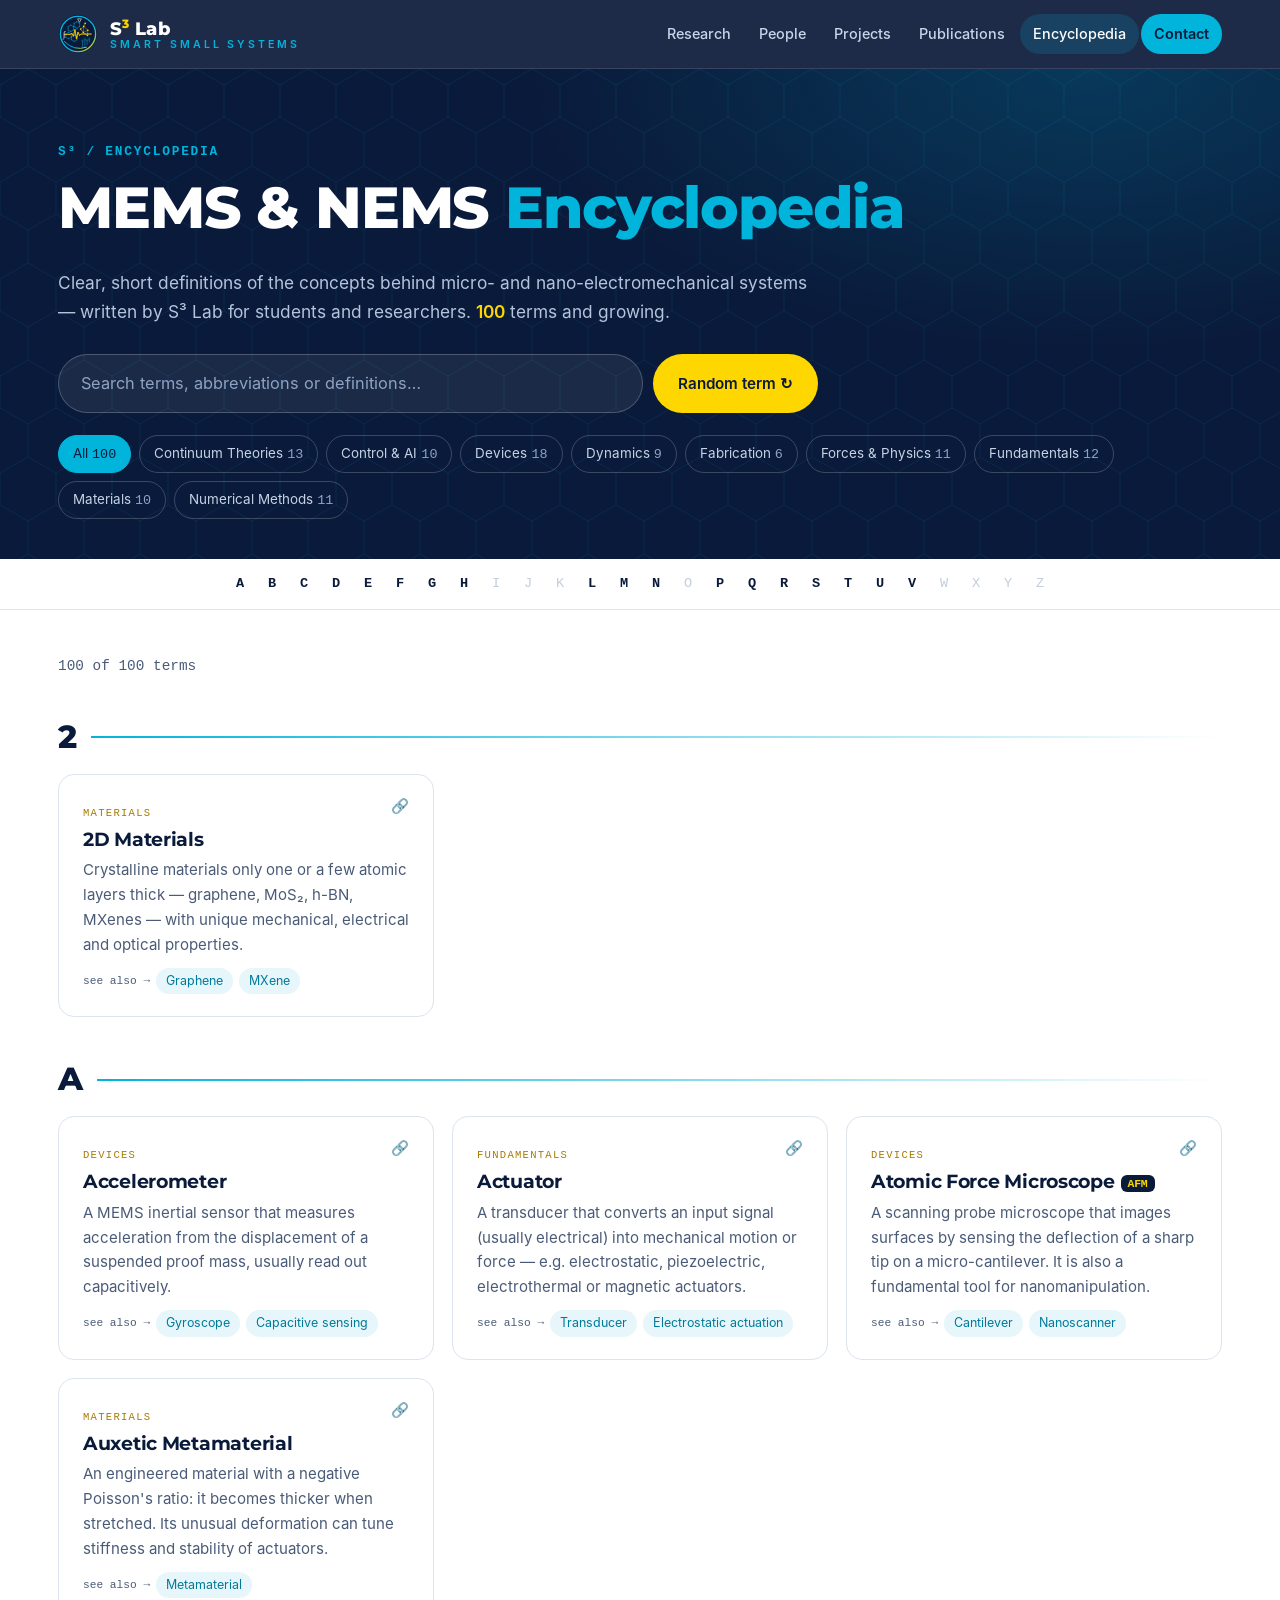
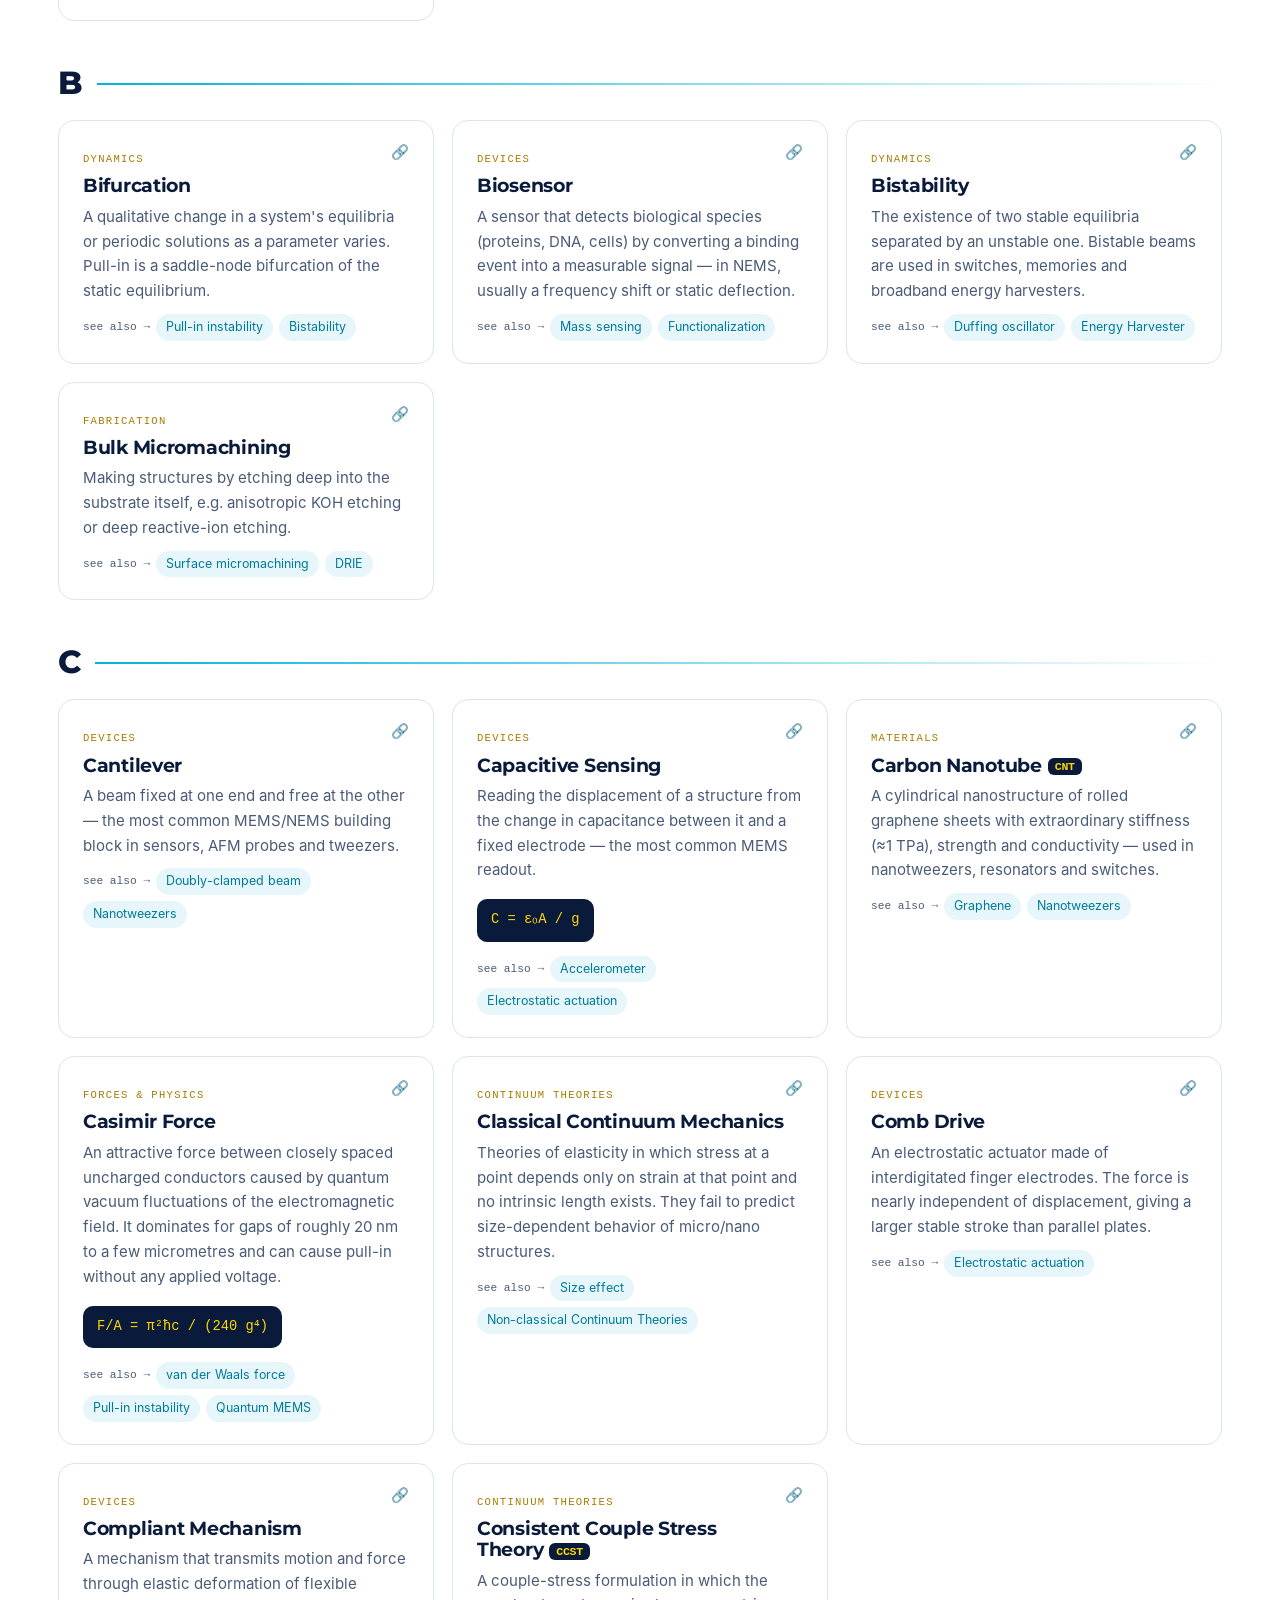
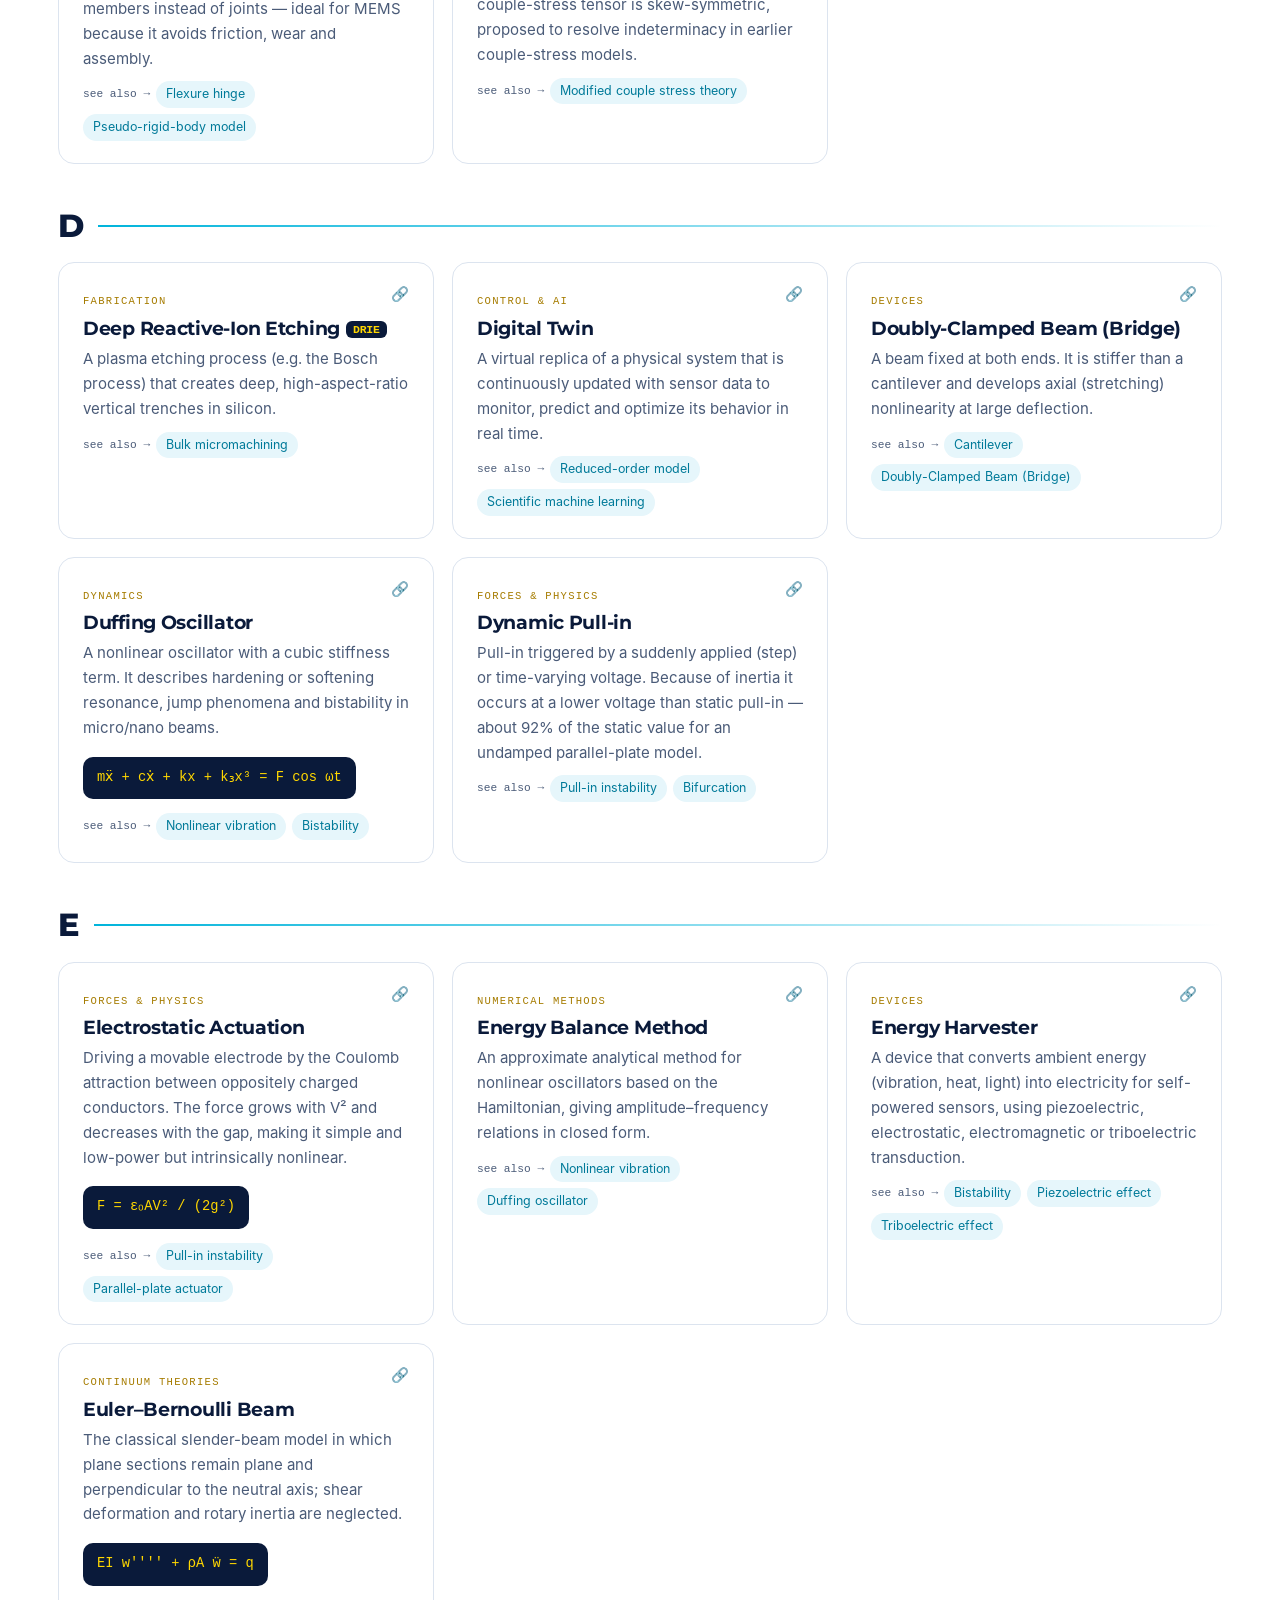
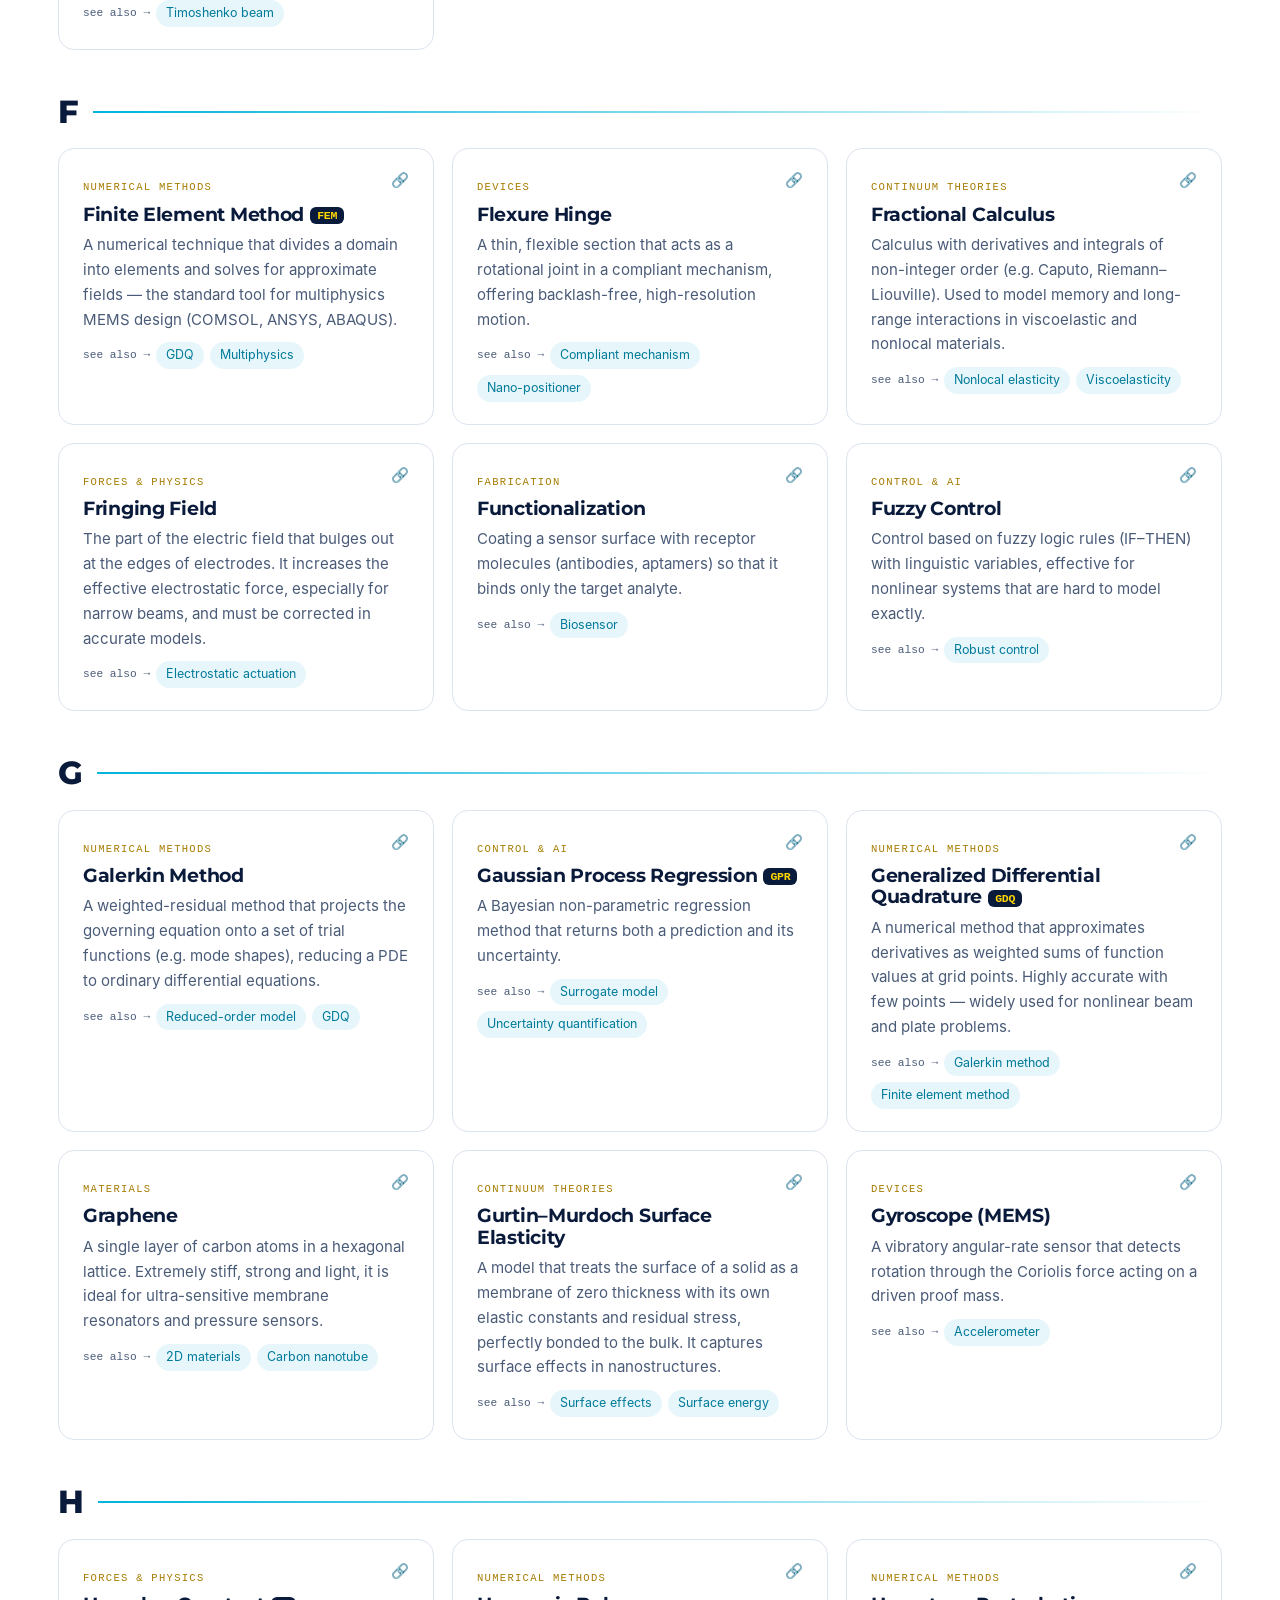
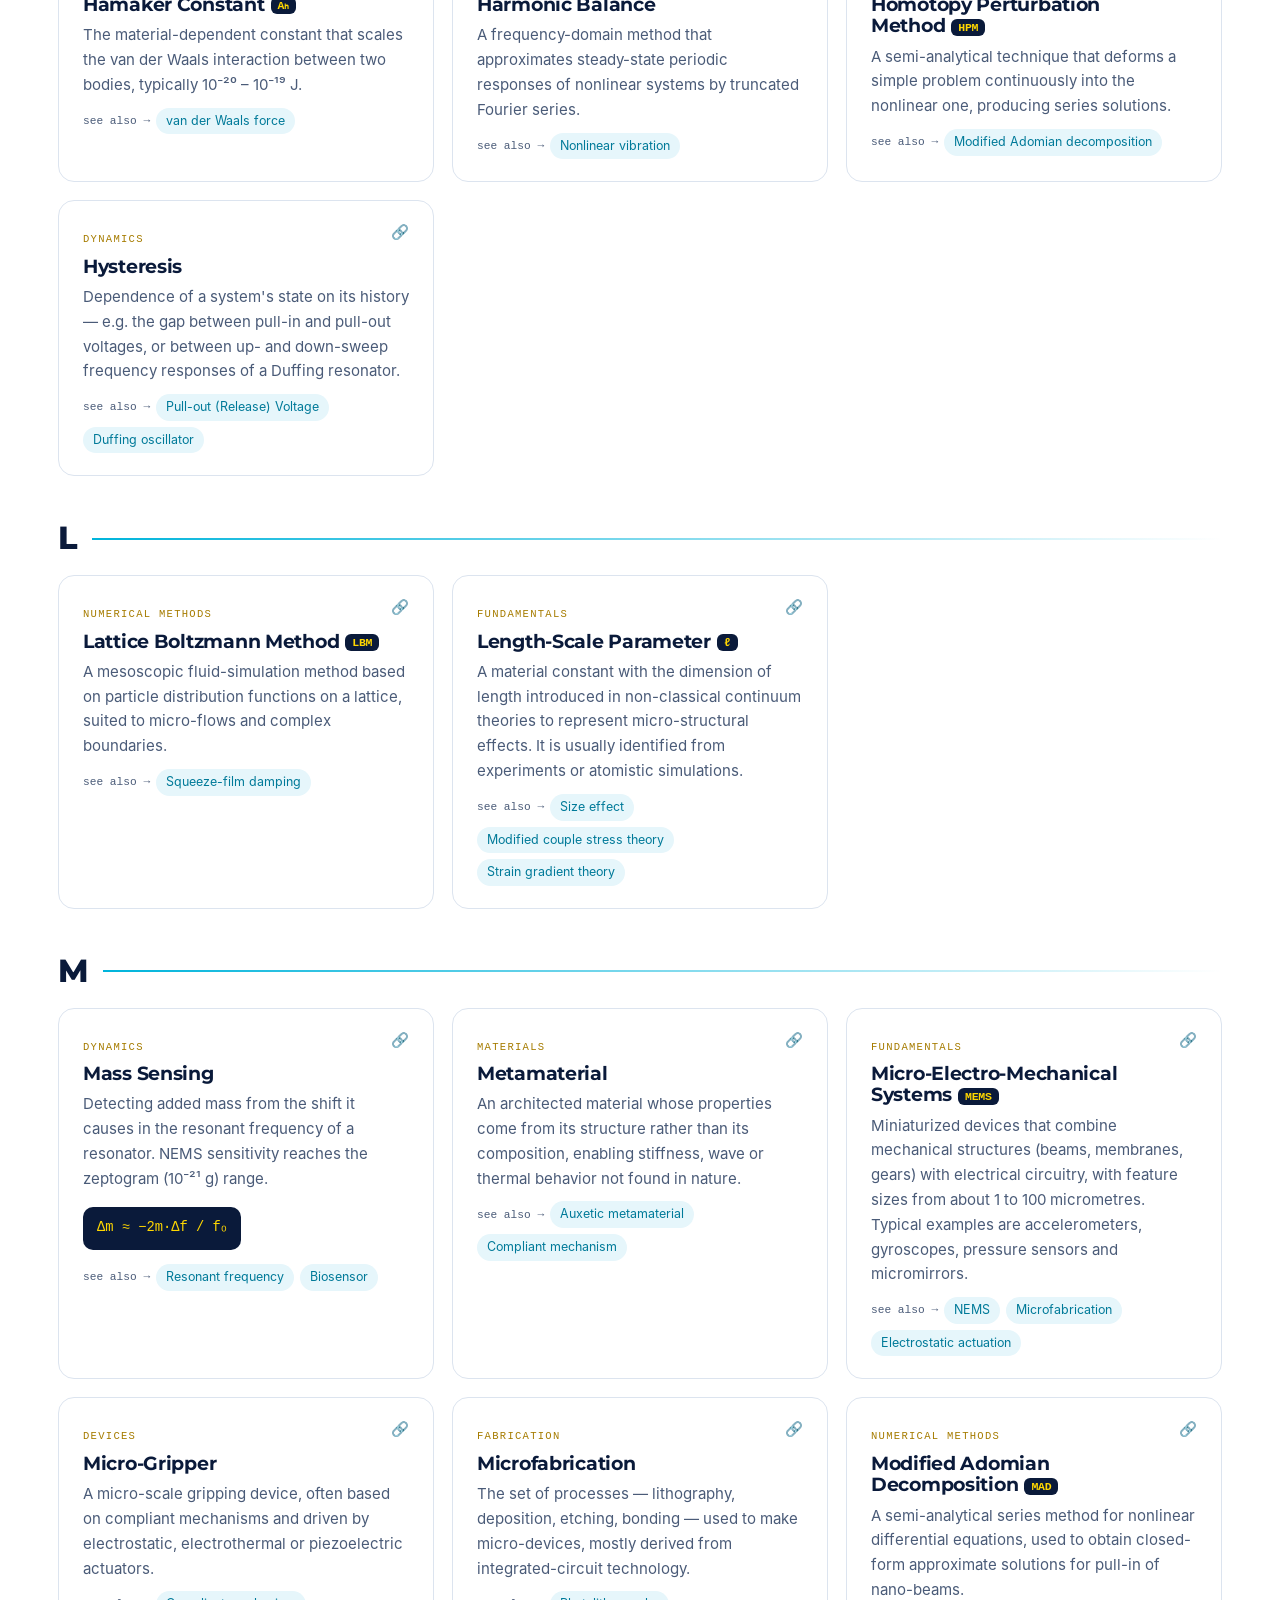
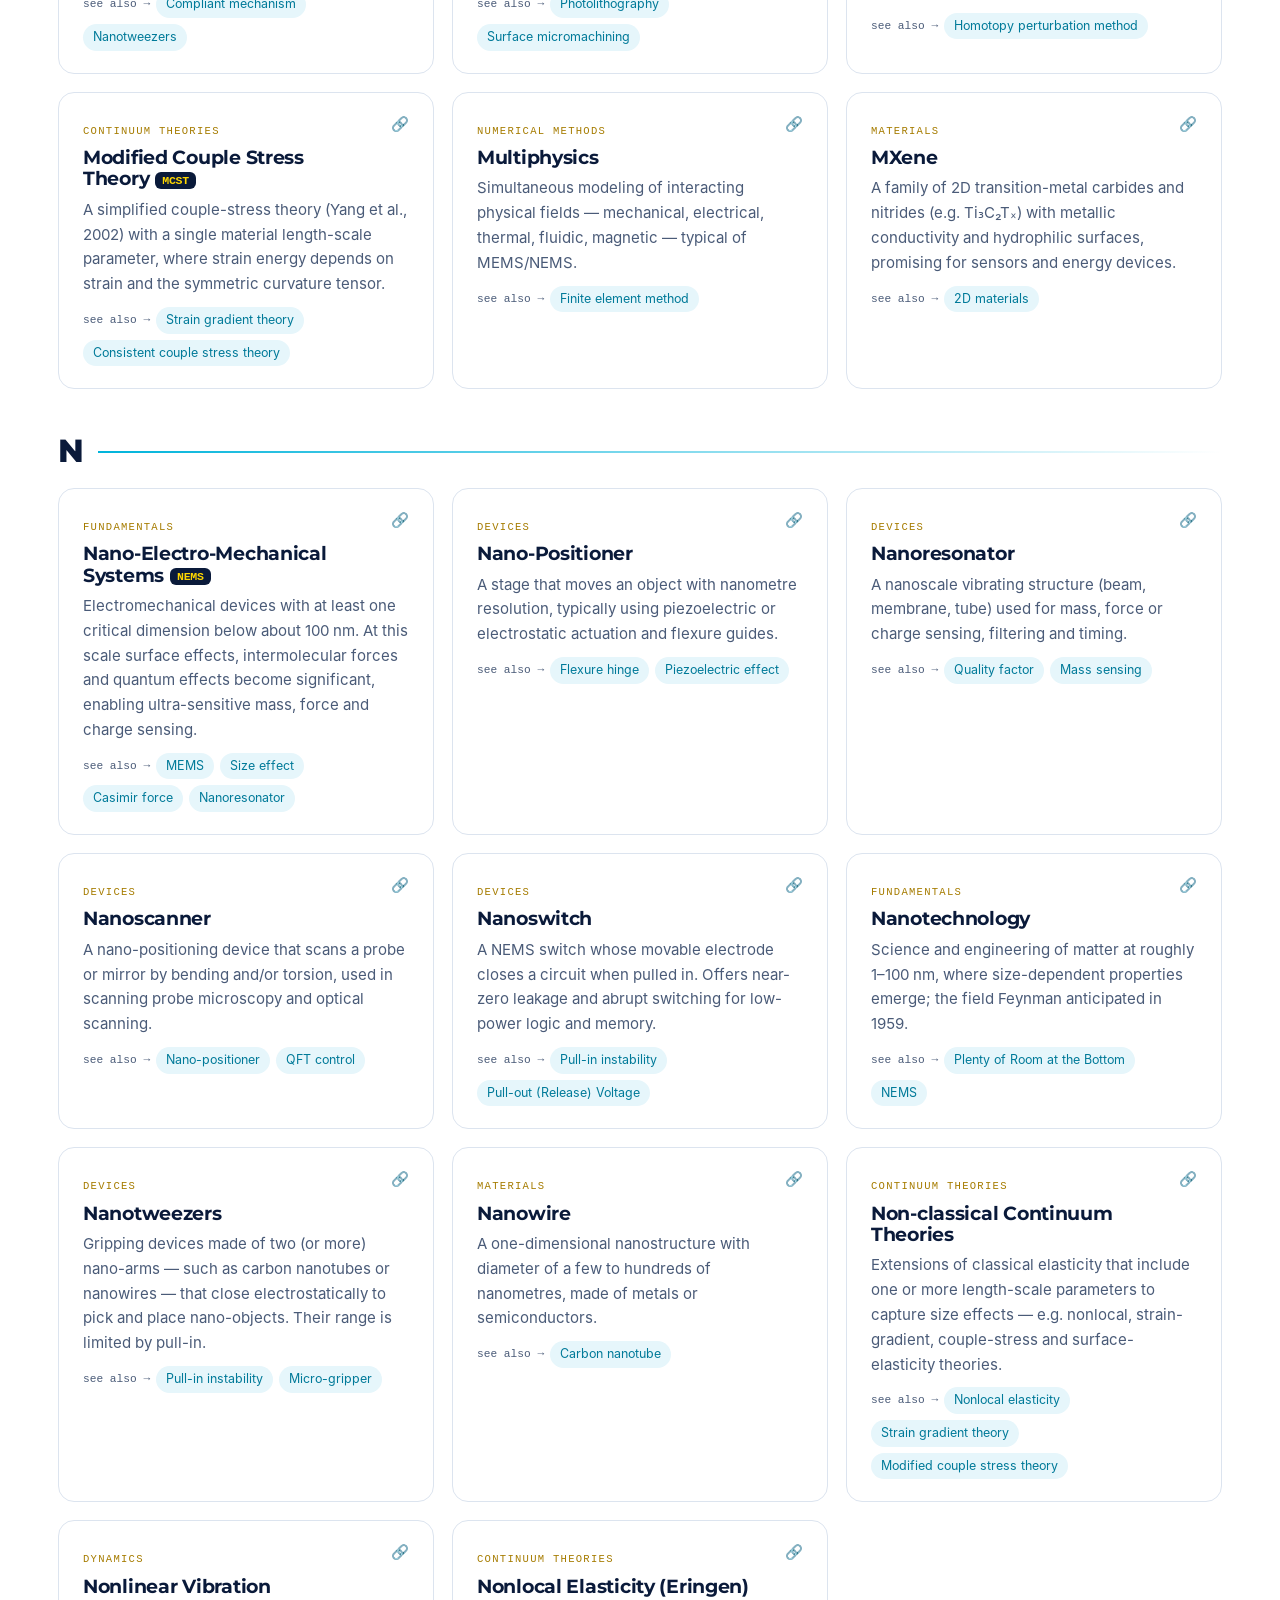
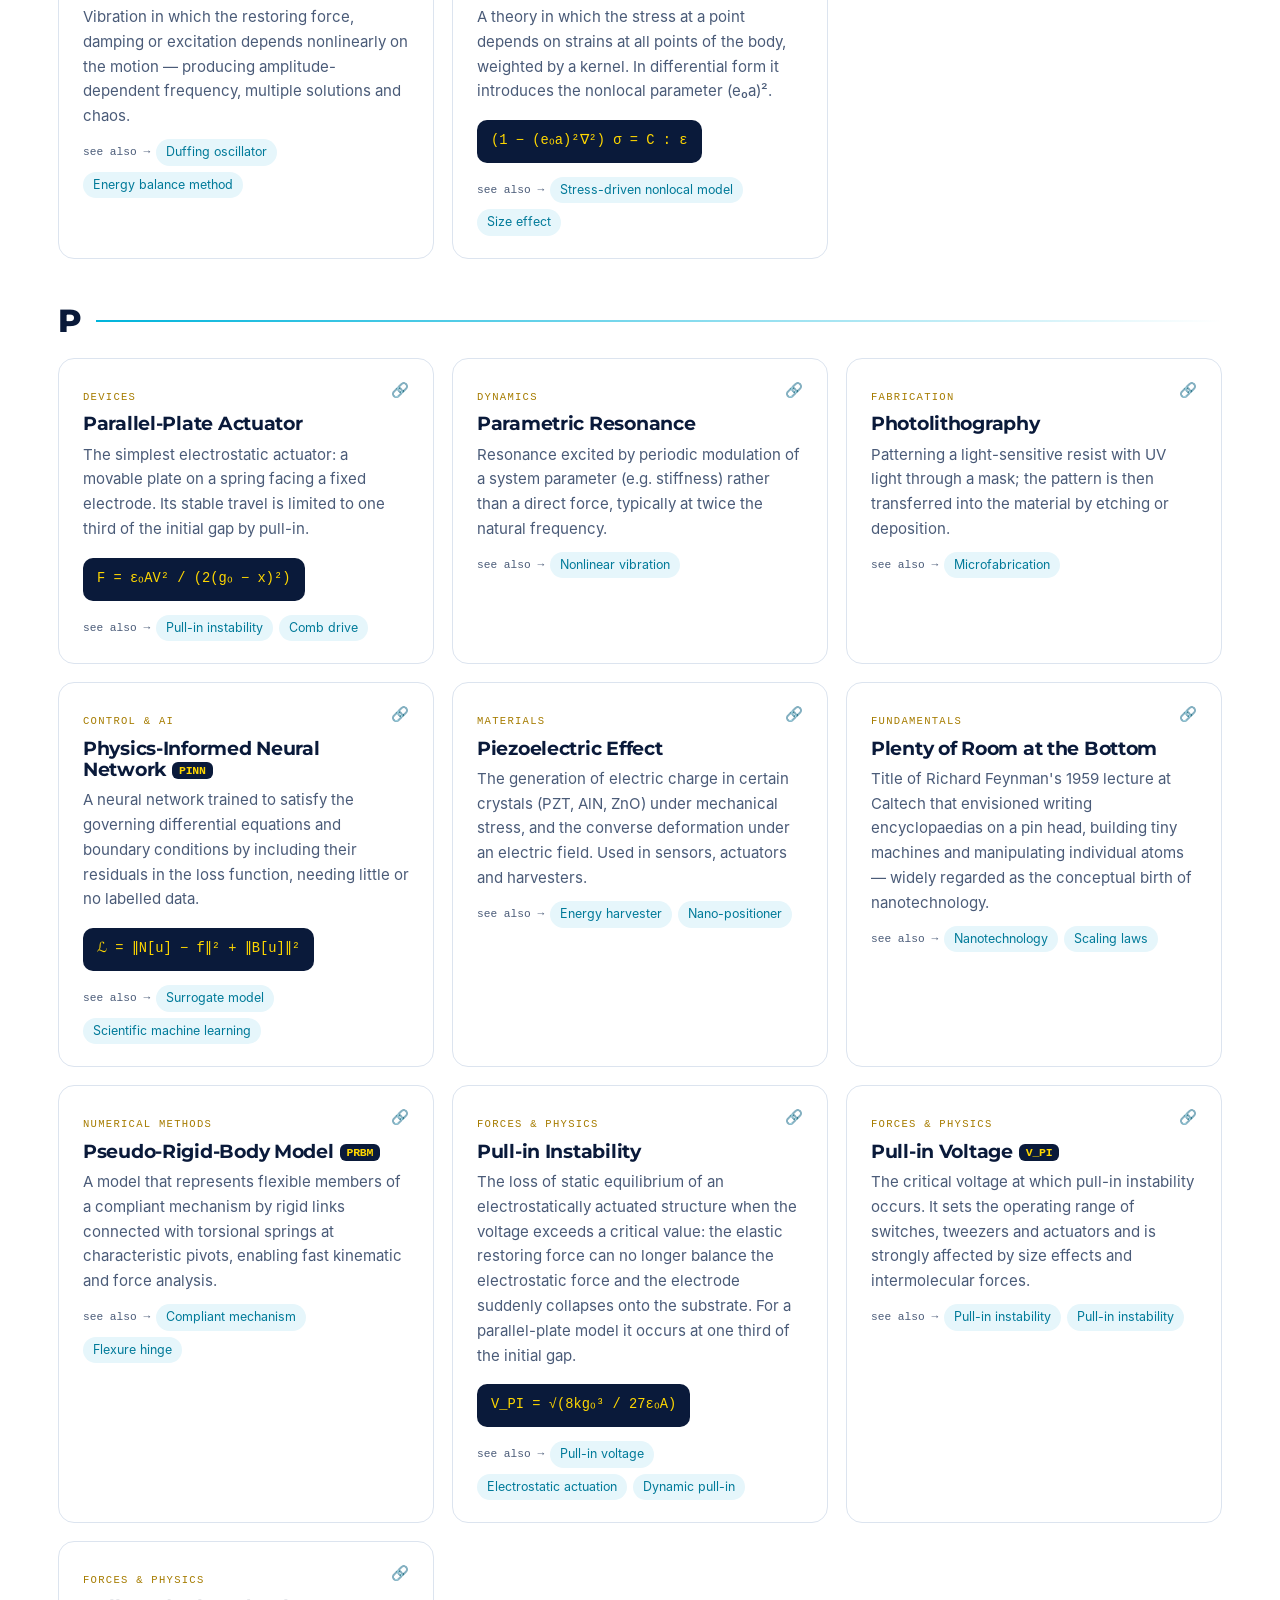
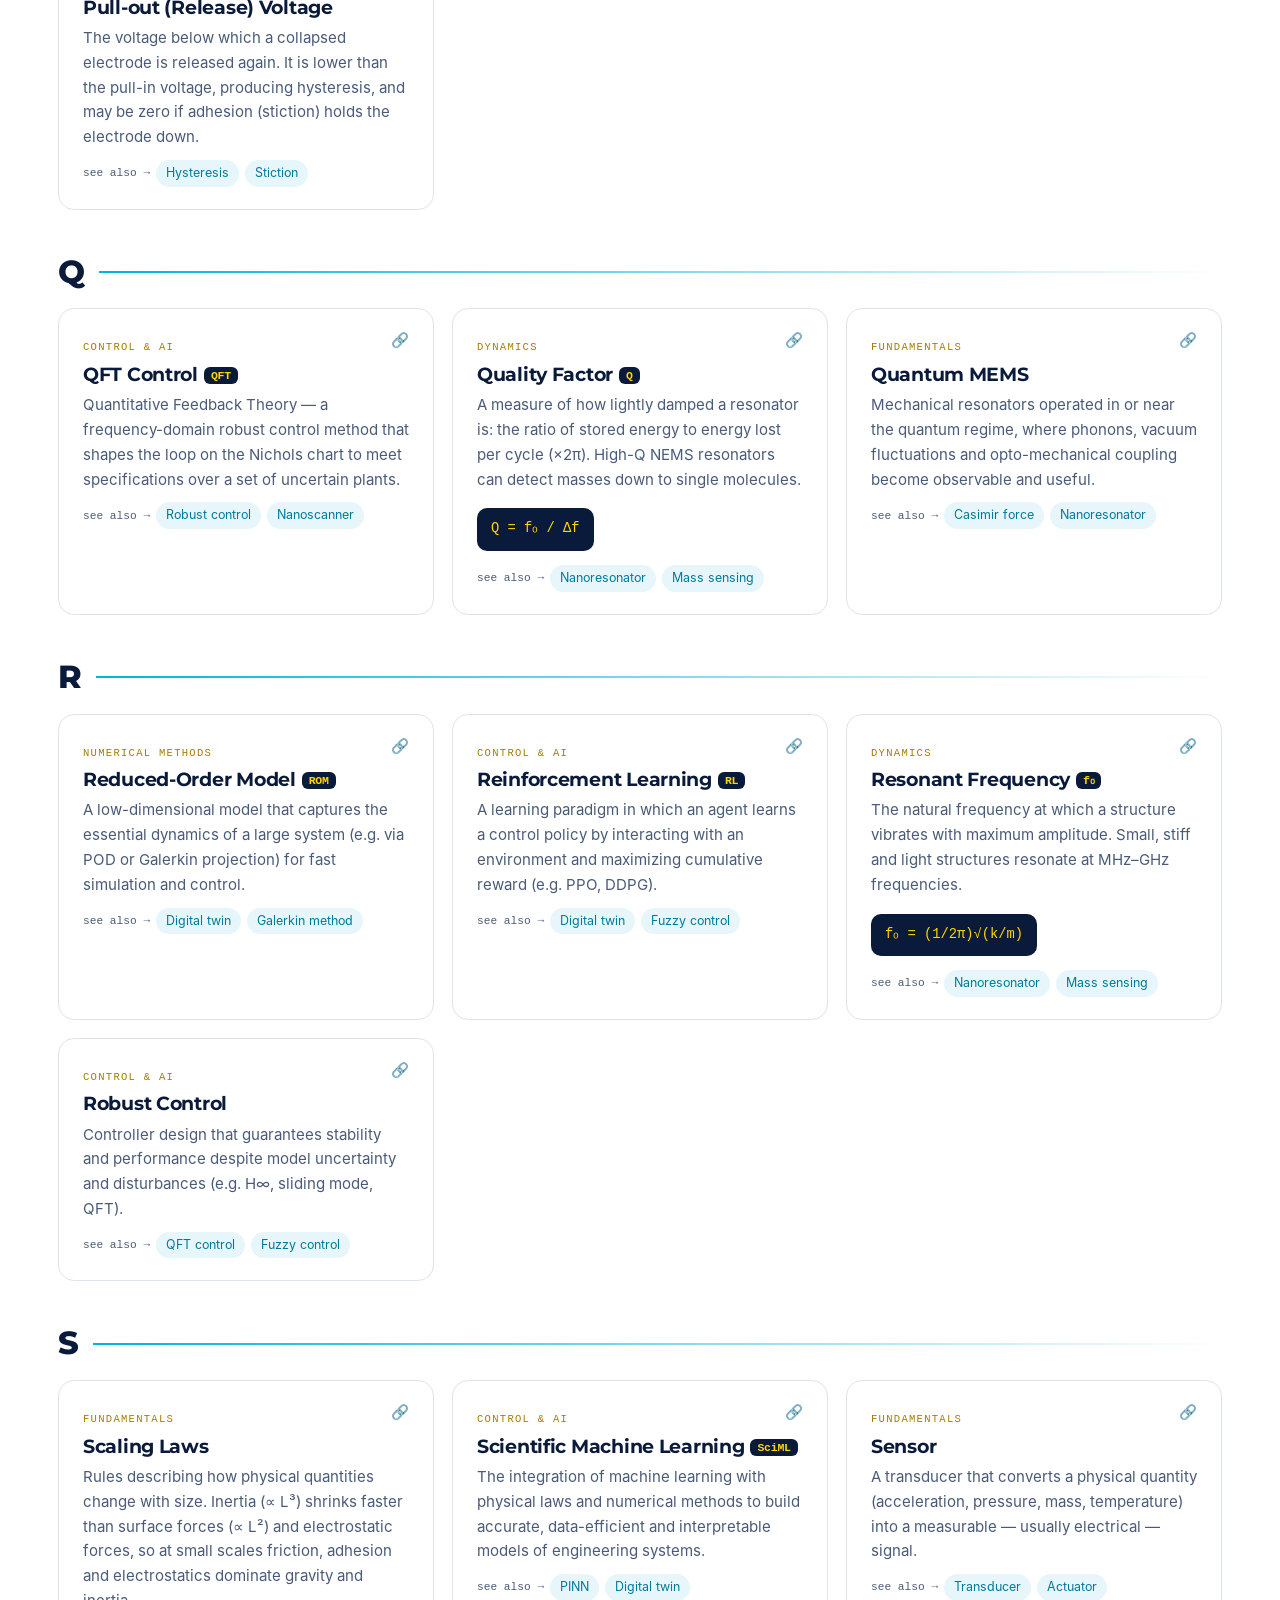
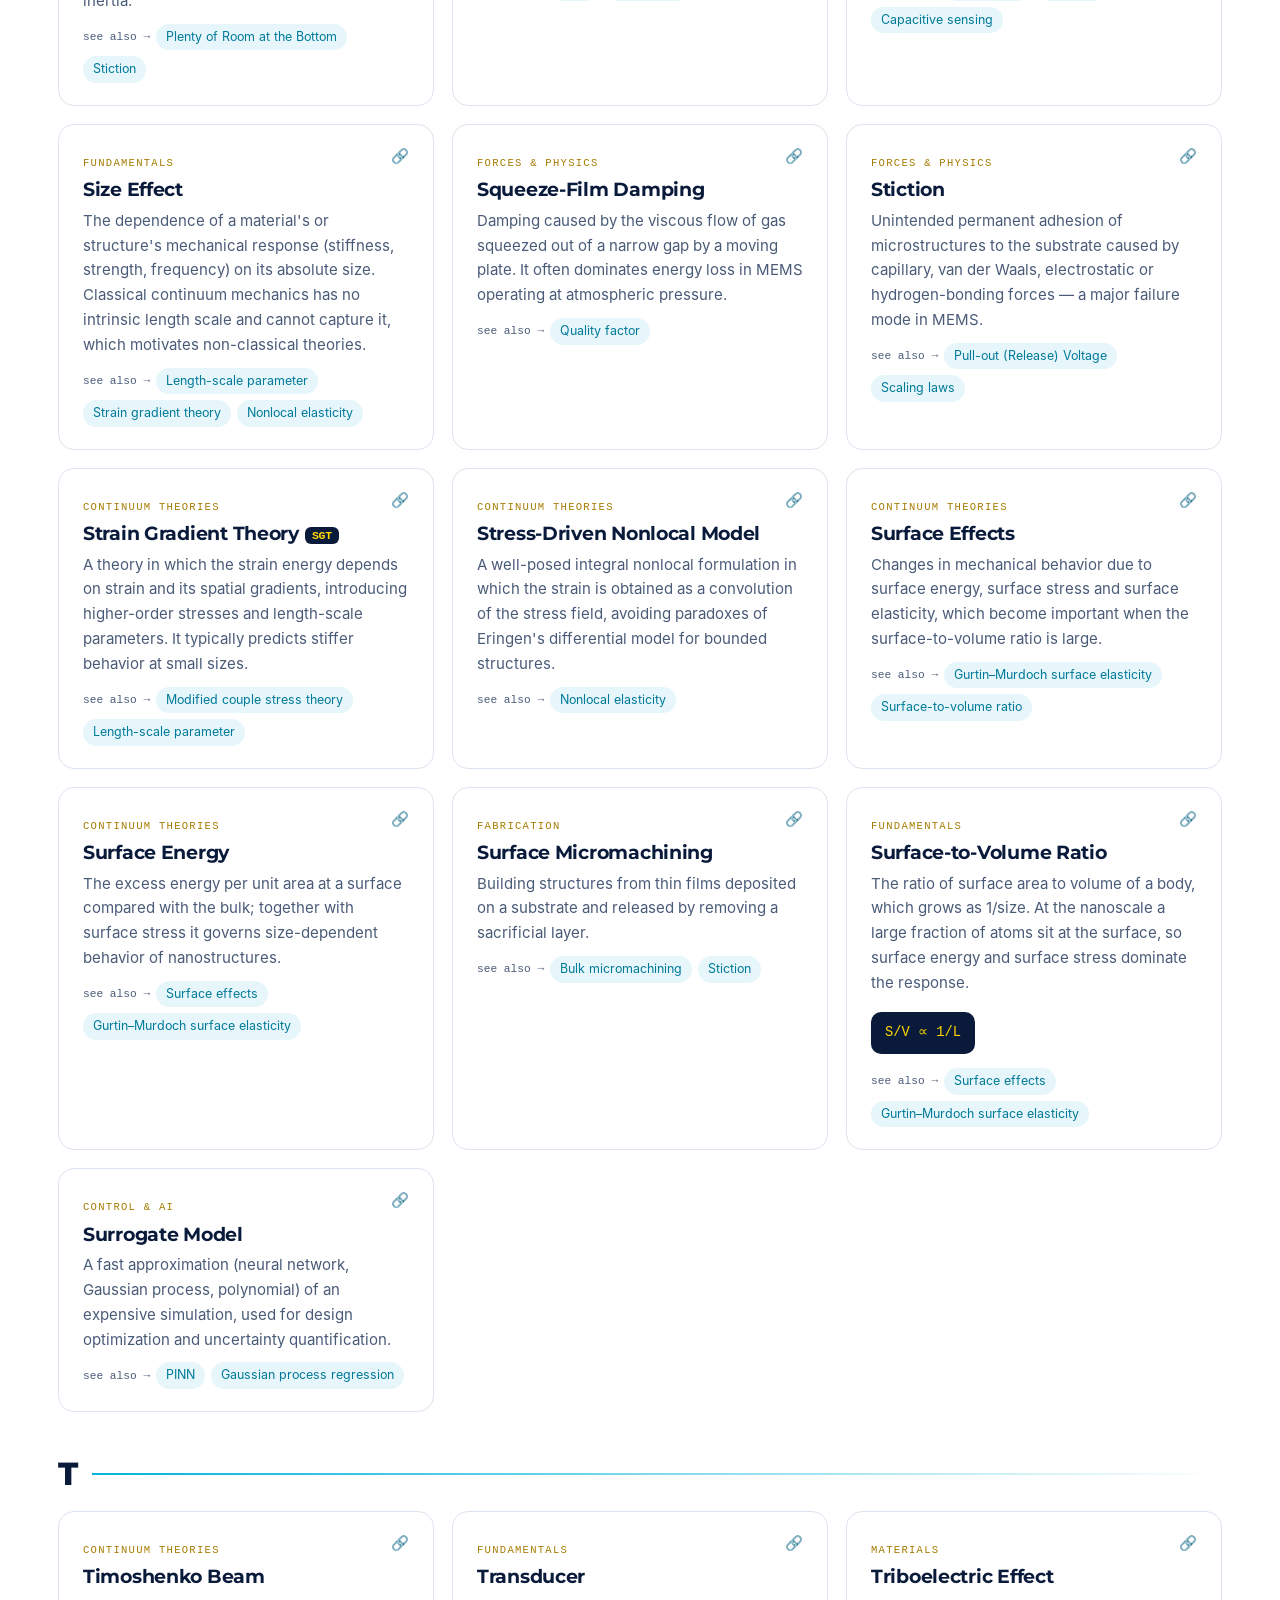
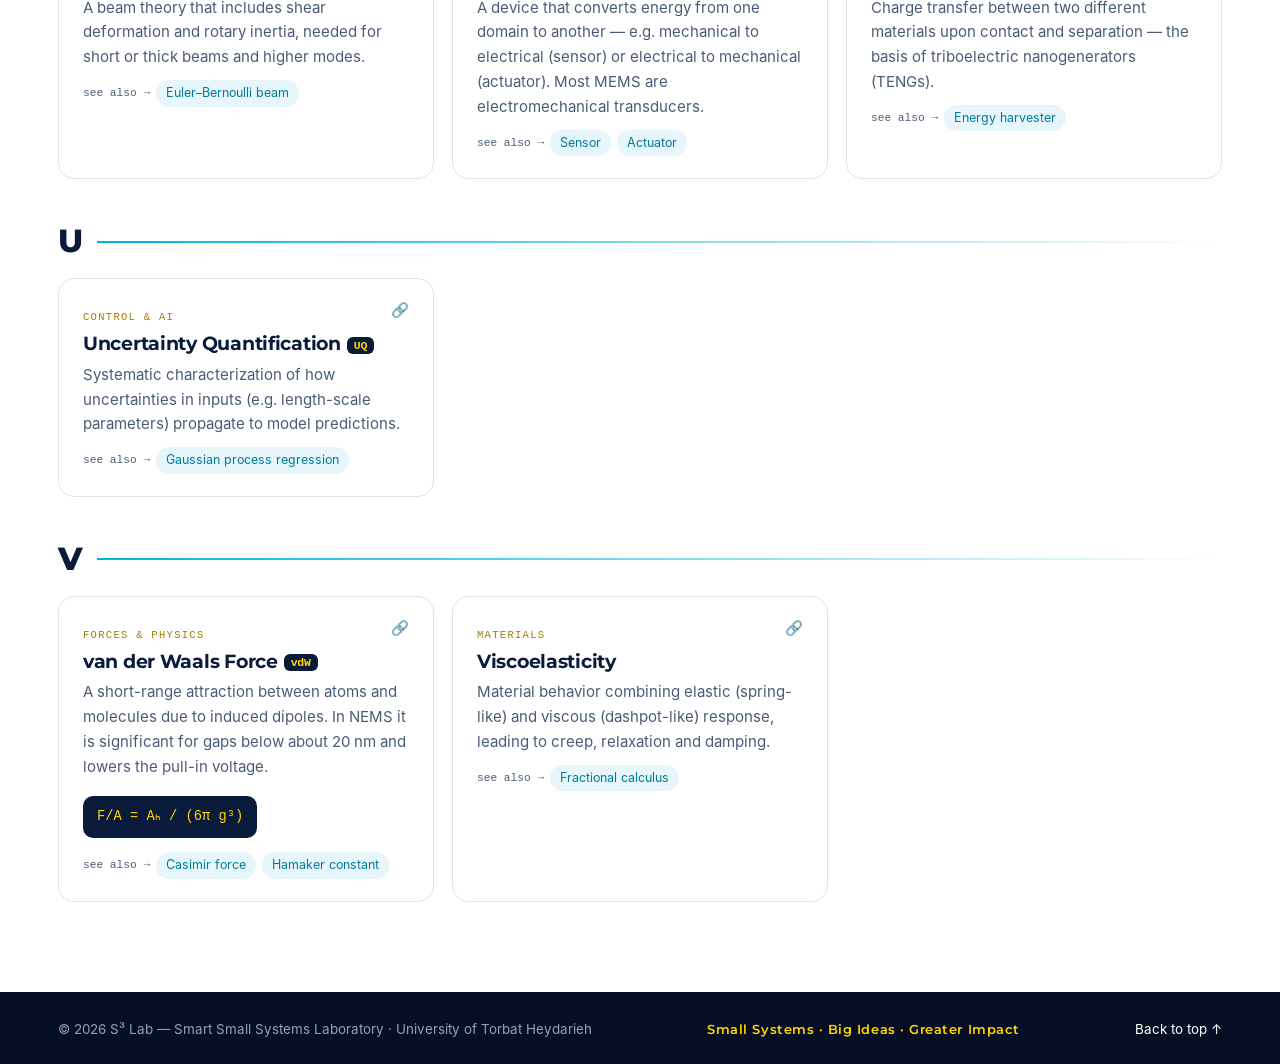
<file: encyclopedia.html>
<!DOCTYPE html>
<!--
  S³ LAB — MEMS/NEMS Encyclopedia
  The terms come from data/glossary.csv (one row per term).
  Columns: term, abbr, category, definition, formula, related
  "related" lists other terms separated by semicolons ;
-->
<html lang="en">
<head>
  <meta charset="UTF-8">
  <meta name="viewport" content="width=device-width, initial-scale=1.0">
  <title>MEMS/NEMS Encyclopedia | S³ Lab</title>
  <meta name="description" content="A searchable encyclopedia of MEMS and NEMS terms — pull-in instability, Casimir force, nonlocal elasticity, nanotweezers, PINNs, digital twins and more. By S³ Lab, University of Torbat Heydarieh.">
  <meta name="theme-color" content="#0A1A3A">
  <link rel="icon" type="image/svg+xml" href="assets/images/logo/favicon.svg">
  <link rel="preconnect" href="https://fonts.googleapis.com">
  <link rel="preconnect" href="https://fonts.gstatic.com" crossorigin>
  <link rel="stylesheet" href="https://fonts.googleapis.com/css2?family=Montserrat:wght@600;700;800&display=swap">
  <link rel="stylesheet" href="css/style.css">
  <link rel="stylesheet" href="css/encyclopedia.css">
</head>
<body>
<header class="topbar" id="top">
  <nav class="nav wrap" aria-label="Main">
    <a class="brand" href="index.html" aria-label="S³ Lab home">
      <img src="assets/images/logo/sss-logo.svg" alt="" width="40" height="40">
      <span class="brand-text"><b>S<sup>3</sup> Lab</b><small>Smart Small Systems</small></span>
    </a>
    <button class="burger" aria-label="Open menu" aria-expanded="false"><span></span><span></span><span></span></button>
    <ul class="menu">
      <li><a href="index.html#research">Research</a></li>
      <li><a href="index.html#people">People</a></li>
      <li><a href="index.html#projects">Projects</a></li>
      <li><a href="index.html#publications">Publications</a></li>
      <li><a href="encyclopedia.html" class="menu-ency active">Encyclopedia</a></li>
      <li><a href="index.html#contact" class="menu-cta">Contact</a></li>
    </ul>
  </nav>
</header>

<main>
  <section class="ency-hero">
    <div class="wrap">
      <p class="sec-no">S³ / ENCYCLOPEDIA</p>
      <h1>MEMS &amp; NEMS <span>Encyclopedia</span></h1>
      <p class="sec-lead">Clear, short definitions of the concepts behind micro- and nano-electromechanical systems —
        written by S³ Lab for students and researchers. <b id="eCount">…</b> terms and growing.</p>
      <div class="e-search">
        <input type="search" id="eSearch" placeholder="Search terms, abbreviations or definitions…" aria-label="Search the encyclopedia" autocomplete="off">
        <button class="btn btn-gold" id="eRandom" type="button">Random term ↻</button>
      </div>
      <div class="e-cats" id="eCats" aria-label="Filter by category"></div>
    </div>
  </section>

  <nav class="az wrap" id="eAZ" aria-label="Jump to letter"></nav>

  <section class="wrap e-body">
    <p class="e-status" id="eStatus" aria-live="polite"></p>
    <div class="e-grid" id="eGrid"></div>
  </section>
</main>

<footer class="foot">
  <div class="wrap foot-in">
    <span>© <span id="year"></span> S³ Lab — Smart Small Systems Laboratory · University of Torbat Heydarieh</span>
    <span class="foot-motto">Small Systems · Big Ideas · Greater Impact</span>
    <a href="#top">Back to top ↑</a>
  </div>
</footer>

<script src="js/csv.js"></script>
<script src="js/encyclopedia.js"></script>
</body>
</html>
</file>
<file: css/style.css>
/* =================================================================
   S³ LAB — stylesheet
   -----------------------------------------------------------------
   To change the colours of the whole site, edit ONLY the variables
   in ":root" below. Brand palette (from the S³ logo):
     Navy  #0A1A3A  ·  Cyan  #00B4DB  ·  Gold  #FFD700  ·  White
   ================================================================= */

/* Self-hosted Inter (works even if Google Fonts is unreachable) */
@font-face { font-family: "InterS3"; src: url("../assets/fonts/inter-400.woff") format("woff"); font-weight: 400; font-display: swap; }
@font-face { font-family: "InterS3"; src: url("../assets/fonts/inter-500.woff") format("woff"); font-weight: 500; font-display: swap; }
@font-face { font-family: "InterS3"; src: url("../assets/fonts/inter-600.woff") format("woff"); font-weight: 600; font-display: swap; }
@font-face { font-family: "InterS3Display"; src: url("../assets/fonts/inter-display-700.woff") format("woff"); font-weight: 700; font-display: swap; }
@font-face { font-family: "InterS3Display"; src: url("../assets/fonts/inter-display-800.woff") format("woff"); font-weight: 800; font-display: swap; }

:root {
  --navy:      #0A1A3A;
  --navy-2:    #102650;
  --navy-3:    #18346a;
  --cyan:      #00B4DB;
  --cyan-ink:  #007A99;   /* cyan dark enough for text on white */
  --gold:      #FFD700;
  --gold-ink:  #A67C00;   /* gold dark enough for text on white */
  --paper:     #F4F7FB;
  --white:     #FFFFFF;
  --ink:       #0E1B33;
  --ink-2:     #4A5B78;
  --line:      #DCE4EF;
  --line-dark: rgba(255,255,255,.12);
  --red:       #FF5C7A;

  --font:   "InterS3", -apple-system, "Segoe UI", Roboto, Arial, sans-serif;
  --head:   "Montserrat", "InterS3Display", "Segoe UI", Arial, sans-serif;
  --mono:   ui-monospace, "SF Mono", Menlo, Consolas, monospace;

  --r: 18px;
  --r-s: 10px;
  --max: 1220px;
  --shadow: 0 2px 4px rgba(10,26,58,.05), 0 14px 40px rgba(10,26,58,.10);
  --hex: url("data:image/svg+xml,%3Csvg xmlns='http://www.w3.org/2000/svg' width='56' height='97' viewBox='0 0 56 97'%3E%3Cpath d='M28 0l28 16v32L28 64 0 48V16zM28 64v33' fill='none' stroke='%2300B4DB' stroke-opacity='.10' stroke-width='1'/%3E%3C/svg%3E");
}

/* ---------- base ---------- */
*, *::before, *::after { box-sizing: border-box; }
html { scroll-behavior: smooth; scroll-padding-top: 76px; }
body { margin: 0; font: 16px/1.65 var(--font); color: var(--ink); background: var(--white); -webkit-font-smoothing: antialiased; overflow-x: hidden; }
img { max-width: 100%; display: block; }
[hidden] { display: none !important; }
a { color: var(--cyan-ink); text-decoration: none; }
a:hover { text-decoration: underline; }
h1, h2, h3, h4 { font-family: var(--head); line-height: 1.15; margin: 0 0 .5em; letter-spacing: -.015em; }
button { font: inherit; }
.wrap { width: 100%; max-width: var(--max); margin: 0 auto; padding: 0 28px; }
.muted { color: var(--ink-2); font-size: .92rem; }
.skip { position: absolute; left: -999px; top: 8px; background: var(--gold); color: var(--navy); padding: 8px 14px; border-radius: 8px; z-index: 100; }
.skip:focus { left: 8px; }
:focus-visible { outline: 2px solid var(--gold); outline-offset: 2px; }

/* ================= NAV ================= */
.topbar { position: sticky; top: 0; z-index: 60; background: rgba(10,26,58,.92); backdrop-filter: blur(12px); -webkit-backdrop-filter: blur(12px); border-bottom: 1px solid var(--line-dark); }
.nav { display: flex; align-items: center; justify-content: space-between; height: 68px; }
.brand { display: flex; align-items: center; gap: 12px; color: #fff; }
.brand:hover { text-decoration: none; }
.brand-text { display: flex; flex-direction: column; line-height: 1.05; }
.brand-text b { font-family: var(--head); font-size: 1.15rem; font-weight: 800; letter-spacing: .02em; }
.brand-text sup { color: var(--gold); font-size: .65em; }
.brand-text small { color: var(--cyan); font-size: .66rem; letter-spacing: .28em; text-transform: uppercase; font-weight: 600; }
.menu { list-style: none; display: flex; gap: 2px; margin: 0; padding: 0; }
.menu a { display: block; color: #c9d6ea; padding: 8px 13px; border-radius: 999px; font-size: .9rem; font-weight: 500; }
.menu a:hover, .menu a.active { color: #fff; background: rgba(0,180,219,.16); text-decoration: none; }
.menu .menu-ency { color: var(--gold); }
.menu .menu-cta { background: var(--cyan); color: var(--navy); font-weight: 600; }
.menu .menu-cta:hover { background: var(--gold); color: var(--navy); }
.burger { display: none; background: none; border: 0; padding: 8px; cursor: pointer; }
.burger span { display: block; width: 24px; height: 2px; margin: 5px 0; background: #fff; }

/* ================= HERO ================= */
.hero {
  position: relative; color: #fff; overflow: hidden;
  background:
    radial-gradient(900px 520px at 78% 30%, rgba(0,180,219,.20), transparent 65%),
    radial-gradient(700px 500px at 0% 100%, rgba(255,215,0,.08), transparent 60%),
    var(--hex), linear-gradient(160deg, var(--navy-2), var(--navy) 60%);
  padding: 72px 0 0;
}
.hero-grid { display: grid; grid-template-columns: 1fr 1.08fr; gap: 48px; align-items: center; padding-bottom: 64px; }
.kicker { font-size: .78rem; letter-spacing: .14em; text-transform: uppercase; color: var(--cyan); font-weight: 600; margin: 0 0 22px; display: flex; align-items: center; gap: 10px; }
.kicker .dot { width: 8px; height: 8px; border-radius: 50%; background: var(--gold); box-shadow: 0 0 12px var(--gold); }
.hero h1 { font-size: clamp(2.6rem, 5.6vw, 4.6rem); font-weight: 800; letter-spacing: -.03em; margin: 0; }
.hero h1 .cube { color: var(--cyan); }
.hero h1 sup { color: var(--gold); font-size: .42em; margin-left: 4px; vertical-align: super; }
.tagline { font-family: var(--head); font-weight: 600; color: var(--gold); font-size: clamp(1.05rem, 1.8vw, 1.3rem); margin: 18px 0 10px; }
.lead { color: #c6d3e6; max-width: 52ch; margin: 0; }
.hero-cta { display: flex; flex-wrap: wrap; gap: 12px; margin-top: 30px; }
.counters { list-style: none; display: grid; grid-template-columns: repeat(4, 1fr); gap: 12px; padding: 0; margin: 40px 0 0; }
.counters li { border-left: 2px solid var(--cyan); padding-left: 12px; }
.counters b { display: block; font-family: var(--head); font-size: 2rem; font-weight: 800; line-height: 1; color: #fff; }
.counters span { font-size: .74rem; color: #9fb2cf; line-height: 1.3; display: block; margin-top: 6px; }

.btn { display: inline-block; padding: 12px 24px; border-radius: 999px; font-weight: 600; font-size: .95rem; border: 1px solid transparent; cursor: pointer; transition: transform .2s, background .2s, color .2s; }
.btn:hover { text-decoration: none; transform: translateY(-1px); }
.btn-gold { background: var(--gold); color: var(--navy); }
.btn-gold:hover { background: #fff; }
.btn-line { border-color: rgba(255,255,255,.35); color: #fff; }
.btn-line:hover { border-color: var(--cyan); color: var(--cyan); }

/* ---- simulator card ---- */
.sim-card { margin: 0; background: rgba(6,16,38,.72); border: 1px solid rgba(0,180,219,.35); border-radius: 22px; padding: 16px; box-shadow: 0 0 0 1px rgba(255,255,255,.03), 0 30px 80px rgba(0,0,0,.45), 0 0 60px rgba(0,180,219,.12); }
.sim-head { display: flex; justify-content: space-between; align-items: center; margin-bottom: 10px; font-size: .8rem; }
.sim-title { font-family: var(--mono); color: #9fd8ea; letter-spacing: .04em; display: flex; align-items: center; gap: 8px; }
.live { width: 8px; height: 8px; border-radius: 50%; background: #3ef08a; box-shadow: 0 0 10px #3ef08a; animation: blink 1.6s infinite; }
@keyframes blink { 50% { opacity: .35; } }
.sim-status { font-family: var(--mono); font-weight: 700; font-size: .74rem; padding: 4px 10px; border-radius: 999px; background: rgba(62,240,138,.15); color: #3ef08a; letter-spacing: .06em; }
.sim-status.warn { background: rgba(255,215,0,.15); color: var(--gold); }
.sim-status.bad { background: rgba(255,92,122,.18); color: var(--red); }
.sim-status.grip { background: rgba(0,180,219,.2); color: var(--cyan); }
#tweezerCanvas { width: 100%; height: 300px; border-radius: 14px; background: #061026; cursor: ns-resize; touch-action: none; display: block; }
.sim-readouts { display: grid; grid-template-columns: repeat(4, 1fr); gap: 8px; margin: 12px 0; }
.sim-readouts div { background: rgba(255,255,255,.04); border: 1px solid var(--line-dark); border-radius: 10px; padding: 8px 10px; }
.sim-readouts small { display: block; font-size: .64rem; text-transform: uppercase; letter-spacing: .08em; color: #8ea3c4; }
.sim-readouts b { font-family: var(--mono); font-size: .98rem; color: #fff; }
.slider { display: block; font-size: .82rem; color: #b8c7de; }
.slider span { display: flex; justify-content: space-between; margin-bottom: 4px; }
.slider b { font-family: var(--mono); color: var(--gold); }
input[type=range] { -webkit-appearance: none; appearance: none; width: 100%; height: 6px; border-radius: 99px; background: linear-gradient(90deg, var(--cyan), var(--gold)); outline: none; }
input[type=range]::-webkit-slider-thumb { -webkit-appearance: none; width: 20px; height: 20px; border-radius: 50%; background: #fff; border: 3px solid var(--cyan); cursor: pointer; box-shadow: 0 0 10px rgba(0,180,219,.7); }
input[type=range]::-moz-range-thumb { width: 16px; height: 16px; border-radius: 50%; background: #fff; border: 3px solid var(--cyan); cursor: pointer; }
.sim-buttons { display: flex; flex-wrap: wrap; gap: 6px; margin-top: 12px; }
.chip-btn { background: rgba(0,180,219,.10); color: #d9f4fb; border: 1px solid rgba(0,180,219,.35); border-radius: 999px; padding: 6px 12px; font-size: .8rem; cursor: pointer; transition: .2s; }
.chip-btn:hover, .chip-btn.on { background: var(--cyan); color: var(--navy); }
.slider-small { margin-top: 12px; }
.sim-more { margin-top: 12px; font-size: .82rem; color: #b8c7de; }
.sim-more summary { cursor: pointer; color: var(--cyan); }
#curveCanvas { width: 100%; height: 170px; margin-top: 8px; background: #061026; border-radius: 10px; display: block; }
.model-note { color: #8ea3c4; font-size: .78rem; line-height: 1.55; }
.model-note a { color: var(--gold); }

/* ---- ribbon ---- */
.ribbon { border-top: 1px solid var(--line-dark); background: rgba(0,0,0,.18); overflow: hidden; }
.ribbon-track { display: flex; gap: 0; width: max-content; animation: scroll 50s linear infinite; }
.ribbon span { font-family: var(--head); font-weight: 600; font-size: .85rem; color: #8fb0d6; padding: 14px 26px; white-space: nowrap; }
.ribbon span::before { content: "⬡ "; color: var(--gold); }
@keyframes scroll { to { transform: translateX(-50%); } }

/* ================= SECTIONS ================= */
.sec { padding: 104px 0; position: relative; }
.sec-tint { background: var(--paper); }
.sec-tint::before { content: ""; position: absolute; inset: 0; background: var(--hex); opacity: .55; pointer-events: none; }
.sec-tint > .wrap { position: relative; }
.sec-dark { background: radial-gradient(800px 400px at 90% 0%, rgba(0,180,219,.14), transparent 70%), var(--hex), var(--navy); color: #dce6f5; }
.sec-dark h2, .sec-dark h3 { color: #fff; }
.sec-dark .sec-lead { color: #b4c4dc; }
.sec-dark a { color: var(--gold); }
.sec-head { max-width: 780px; margin-bottom: 52px; }
.sec-no { font-family: var(--mono); font-size: .8rem; letter-spacing: .14em; color: var(--cyan-ink); margin: 0 0 12px; font-weight: 600; }
.sec-dark .sec-no { color: var(--cyan); }
.sec h2 { font-size: clamp(1.9rem, 3.8vw, 2.8rem); font-weight: 800; }
.sec h2 em { font-style: normal; color: var(--cyan-ink); }
.sec-lead { font-size: 1.08rem; color: var(--ink-2); margin: 0; }
.sub { font-size: .78rem; text-transform: uppercase; letter-spacing: .16em; color: var(--ink-2); margin: 48px 0 18px; font-family: var(--font); font-weight: 600; }
.sec-dark .sub { color: #8ea3c4; }

/* ---- about ---- */
.about-grid { display: grid; grid-template-columns: 1fr 1.2fr 1fr; gap: 22px; }
.panel { background: #fff; border: 1px solid var(--line); border-radius: var(--r); padding: 30px; position: relative; overflow: hidden; }
.panel::after { content: ""; position: absolute; top: 0; left: 0; right: 0; height: 3px; background: linear-gradient(90deg, var(--cyan), var(--gold)); }
.panel h3 { font-size: 1.2rem; }
.panel p { color: var(--ink-2); margin: 0 0 10px; }
.ico { color: var(--cyan); margin-right: 6px; }
.ticks { list-style: none; margin: 0; padding: 0; color: var(--ink-2); font-size: .95rem; }
.ticks li { position: relative; padding-left: 24px; margin-bottom: 10px; }
.ticks li::before { content: "⬡"; position: absolute; left: 0; color: var(--cyan); font-size: .85rem; top: 2px; }
.panel-book { background: var(--navy); color: #cdd9ea; border-color: var(--navy); }
.panel-book h3 { color: #fff; }
.panel-book p { color: #c6d3e6; }
.panel-book .muted { color: #8ea3c4; }
.panel-book img { margin-bottom: 14px; }

.journey { margin-top: 56px; padding: 32px; border-radius: var(--r); background: linear-gradient(120deg, var(--navy), var(--navy-3)); color: #fff; }
.journey-title { font-size: 1.15rem; display: flex; justify-content: space-between; align-items: baseline; flex-wrap: wrap; gap: 8px; }
.journey-title small { font-family: var(--mono); font-size: .72rem; color: var(--cyan); font-weight: 400; }
.journey-steps { list-style: none; padding: 0; margin: 22px 0 0; display: grid; grid-template-columns: repeat(6, 1fr); gap: 8px; counter-reset: s; }
.journey-steps li { position: relative; padding: 14px 12px 14px; border-radius: 12px; background: rgba(255,255,255,.05); border: 1px solid var(--line-dark); cursor: pointer; font-size: .86rem; font-weight: 600; line-height: 1.3; transition: .25s; }
.journey-steps li span { display: block; font-family: var(--mono); font-size: .7rem; color: #8ea3c4; font-weight: 400; margin-bottom: 6px; }
.journey-steps li:not(:last-child)::after { content: "→"; position: absolute; right: -9px; top: 50%; transform: translateY(-50%); color: var(--gold); font-size: .8rem; z-index: 1; }
.journey-steps li:hover { border-color: var(--cyan); }
.journey-steps li.on { background: var(--cyan); color: var(--navy); border-color: var(--cyan); }
.journey-steps li.on span { color: var(--navy); }
.journey-text { margin: 20px 0 0; color: #c6d3e6; min-height: 3.2em; max-width: 900px; }

/* ---- research axes ---- */
.axis-tabs { display: grid; grid-template-columns: repeat(5, 1fr); gap: 10px; margin-bottom: 22px; }
.axis-tab { text-align: left; background: #fff; border: 1px solid var(--line); border-radius: 14px; padding: 16px; cursor: pointer; transition: .25s; display: flex; flex-direction: column; gap: 8px; color: var(--ink); }
.axis-tab img { width: 40px; height: 40px; background: var(--navy); border-radius: 10px; padding: 4px; }
.axis-tab b { font-family: var(--head); font-size: .92rem; line-height: 1.25; }
.axis-tab small { font-family: var(--mono); color: var(--cyan-ink); font-size: .7rem; }
.axis-tab:hover { border-color: var(--cyan); transform: translateY(-2px); }
.axis-tab.on { background: var(--navy); color: #fff; border-color: var(--navy); box-shadow: var(--shadow); }
.axis-tab.on small { color: var(--gold); }
.axis-panel { background: #fff; border: 1px solid var(--line); border-radius: var(--r); padding: 34px; box-shadow: var(--shadow); animation: fade .35s ease; }
@keyframes fade { from { opacity: 0; transform: translateY(8px); } }
.axis-panel h3 { font-size: 1.6rem; }
.axis-panel .axis-vision { color: var(--ink-2); font-size: 1.04rem; max-width: 900px; }
.axis-cols { display: grid; grid-template-columns: 1.25fr 1fr; gap: 30px; margin-top: 24px; }
.axis-cols h4 { font-family: var(--font); font-size: .74rem; text-transform: uppercase; letter-spacing: .14em; color: var(--cyan-ink); margin: 0 0 10px; }
.qlist { margin: 0; padding: 0; list-style: none; counter-reset: q; }
.qlist li { counter-increment: q; position: relative; padding: 0 0 12px 40px; color: var(--ink-2); font-size: .95rem; }
.qlist li::before { content: "Q" counter(q); position: absolute; left: 0; top: 0; font-family: var(--mono); font-size: .72rem; font-weight: 700; background: var(--navy); color: var(--gold); border-radius: 6px; padding: 2px 6px; }
.tags { display: flex; flex-wrap: wrap; gap: 6px; margin-bottom: 18px; }
.tag { font-size: .78rem; padding: 4px 11px; border-radius: 999px; background: #e6f6fb; color: var(--cyan-ink); font-weight: 500; }
.tag.gold { background: #fff6cc; color: var(--gold-ink); }
.tag.dark { background: var(--navy); color: #fff; }
.thesis-list { margin-top: 26px; border-top: 1px dashed var(--line); padding-top: 20px; }
.thesis-list a.thesis { display: flex; gap: 12px; align-items: baseline; padding: 10px 0; color: var(--ink); border-bottom: 1px solid #eef2f7; }
.thesis-list a.thesis:hover { color: var(--cyan-ink); text-decoration: none; }
.thesis-list .st { font-family: var(--mono); font-size: .66rem; font-weight: 700; padding: 2px 8px; border-radius: 6px; text-transform: uppercase; flex: none; }

/* status colours (projects & theses) */
.st-open { background: #fff6cc; color: var(--gold-ink); }
.st-ongoing { background: #e3f7ee; color: #127a4a; }
.st-completed { background: #e6f6fb; color: var(--cyan-ink); }

/* ---- Feynman ---- */
.feyn-grid { display: grid; grid-template-columns: 1.6fr 1fr; gap: 28px; align-items: start; }
.feyn-figure { margin: 0; }
.zoomable { position: relative; display: block; width: 100%; padding: 0; border: 0; background: none; cursor: zoom-in; border-radius: var(--r); overflow: hidden; box-shadow: 0 20px 60px rgba(0,0,0,.4); }
.zoomable img { width: 100%; height: auto; transition: transform .5s; }
.zoomable:hover img { transform: scale(1.02); }
.zoom-hint { position: absolute; right: 12px; bottom: 12px; background: rgba(10,26,58,.85); color: #fff; font-size: .8rem; padding: 6px 12px; border-radius: 999px; }
.feyn-figure figcaption { font-size: .82rem; color: #8ea3c4; margin-top: 12px; }
.feyn-facts { display: grid; gap: 12px; }
.fact { border: 1px solid var(--line-dark); border-radius: 14px; padding: 16px 18px; background: rgba(255,255,255,.03); }
.fact b { display: block; font-family: var(--head); font-size: 1.5rem; color: var(--gold); }
.fact span { font-size: .9rem; color: #c6d3e6; }
.scale-box { margin-top: 44px; border: 1px solid rgba(0,180,219,.3); border-radius: 22px; padding: 22px; background: rgba(6,16,38,.6); }
.scale-head { display: flex; justify-content: space-between; align-items: center; gap: 12px; flex-wrap: wrap; margin-bottom: 14px; }
.scale-head h3 { margin: 0; font-size: 1.25rem; }
#scaleCanvas { width: 100%; height: 340px; display: block; border-radius: 14px; background: #040c1e; }
.scale-ui { margin-top: 14px; }
.scale-legend { position: relative; height: 18px; font-family: var(--mono); font-size: .72rem; color: #8ea3c4; margin-top: 6px; }
.scale-legend span { position: absolute; transform: translateX(-50%); white-space: nowrap; }
.scale-legend span:first-child { transform: none; }
.scale-read { display: grid; grid-template-columns: auto auto 1fr; gap: 6px 18px; align-items: baseline; margin-top: 12px; }
.scale-read b { font-family: var(--mono); font-size: 1.6rem; color: #fff; }
.zone { font-size: .72rem; font-weight: 700; text-transform: uppercase; letter-spacing: .1em; padding: 4px 10px; border-radius: 999px; background: rgba(0,180,219,.18); color: var(--cyan); }
.zone.mems { background: rgba(255,215,0,.16); color: var(--gold); }
.zone.nems { background: rgba(255,92,122,.16); color: #ff9db0; }
.scale-read p { margin: 0; color: #c6d3e6; font-size: .92rem; }

.lightbox { border: 0; padding: 0; background: transparent; max-width: 96vw; max-height: 94vh; }
.lightbox::backdrop { background: rgba(4,10,24,.88); }
.lightbox img { max-width: 96vw; max-height: 90vh; border-radius: 12px; }
.lb-close { position: absolute; top: 8px; right: 8px; background: var(--gold); border: 0; width: 36px; height: 36px; border-radius: 50%; cursor: pointer; font-weight: 700; color: var(--navy); }

/* ---- people ---- */
.faculty { display: grid; grid-template-columns: 1fr 1fr; gap: 22px; }
.prof { display: grid; grid-template-columns: 180px 1fr; background: #fff; border: 1px solid var(--line); border-radius: var(--r); overflow: hidden; transition: .3s; }
.prof:hover { box-shadow: var(--shadow); transform: translateY(-3px); }
.prof .photo { background: var(--navy); position: relative; }
.prof .photo { background: var(--hex), var(--navy); }
.prof .photo img { width: 100%; aspect-ratio: 4 / 5; height: auto; object-fit: cover; object-position: center top; }
.prof .photo::after { content: ""; position: absolute; inset: auto 0 0 0; height: 4px; background: linear-gradient(90deg, var(--cyan), var(--gold)); }
.prof .body { padding: 24px 26px; }
.role { font-family: var(--mono); font-size: .7rem; font-weight: 700; letter-spacing: .1em; text-transform: uppercase; color: var(--gold-ink); background: #fff6cc; padding: 3px 9px; border-radius: 6px; }
.prof h3 { font-size: 1.32rem; margin: 10px 0 2px; }
.ptitle { color: var(--ink-2); font-size: .88rem; margin: 0 0 12px; }
.pbio { font-size: .92rem; color: var(--ink-2); margin: 0 0 14px; }
.pmail { font-size: .88rem; display: inline-block; margin-bottom: 12px; }
.socials { display: flex; flex-wrap: wrap; gap: 6px; }
.socials a { display: inline-flex; align-items: center; gap: 6px; font-size: .74rem; font-weight: 600; padding: 5px 11px; border-radius: 999px; background: var(--navy); color: #fff; }
.socials a:hover { background: var(--cyan); color: var(--navy); text-decoration: none; }
.socials svg { width: 14px; height: 14px; flex: none; }
.collab { display: grid; grid-template-columns: repeat(auto-fill, minmax(320px, 1fr)); gap: 14px; }
.collab-card { display: flex; gap: 14px; align-items: center; background: #fff; border: 1px solid var(--line); border-radius: 14px; padding: 16px; }
.collab-card .ini { width: 52px; height: 52px; border-radius: 50%; background: var(--navy); color: var(--gold); display: grid; place-items: center; font-family: var(--head); font-weight: 800; flex: none; }
.collab-card h4 { margin: 0; font-size: 1rem; }
.collab-card p { margin: 2px 0 6px; font-size: .82rem; color: var(--ink-2); }
.sub-row { display: flex; justify-content: space-between; align-items: center; flex-wrap: wrap; gap: 12px; margin: 48px 0 18px; }
.sub-row .sub { margin: 0; }
.filters { display: flex; flex-wrap: wrap; gap: 8px; margin-bottom: 26px; }
.sub-row .filters { margin: 0; }
.pill { border: 1px solid var(--line); background: #fff; color: var(--ink-2); padding: 7px 16px; border-radius: 999px; font-size: .86rem; cursor: pointer; }
.pill:hover { border-color: var(--cyan); color: var(--cyan-ink); }
.pill.on { background: var(--navy); color: #fff; border-color: var(--navy); }
.students { display: grid; grid-template-columns: repeat(auto-fill, minmax(220px, 1fr)); gap: 16px; }
.stu { background: #fff; border: 1px solid var(--line); border-radius: 16px; padding: 22px; text-align: center; transition: .25s; }
.stu:hover { border-color: var(--cyan); }
.stu img { width: 92px; height: 92px; border-radius: 50%; object-fit: cover; margin: 0 auto 12px; border: 3px solid var(--paper); box-shadow: 0 0 0 2px var(--cyan); }
.stu h4 { margin: 0; font-size: 1rem; }
.stu .ptitle { font-size: .8rem; margin: 2px 0 8px; }
.stu .topic { font-size: .84rem; color: var(--ink-2); margin: 0 0 10px; }
.stu .socials { justify-content: center; }
.join { margin-top: 44px; display: flex; justify-content: space-between; align-items: center; gap: 24px; flex-wrap: wrap; border-radius: var(--r); padding: 28px 32px; background: linear-gradient(110deg, var(--navy), var(--navy-3)); color: #c6d3e6; }
.join h3 { color: #fff; margin-bottom: 4px; }
.join p { margin: 0; max-width: 64ch; }

/* ---- projects ---- */
.projects { display: grid; grid-template-columns: repeat(auto-fill, minmax(340px, 1fr)); gap: 22px; }
.proj { background: #fff; border: 1px solid var(--line); border-radius: var(--r); overflow: hidden; display: flex; flex-direction: column; transition: .3s; }
.proj:hover { transform: translateY(-4px); box-shadow: var(--shadow); }
.proj .thumb { aspect-ratio: 16/9; background: var(--navy); }
.proj .thumb img { width: 100%; height: 100%; object-fit: cover; }
.proj .body { padding: 22px; display: flex; flex-direction: column; flex: 1; }
.proj .meta-top { display: flex; gap: 8px; align-items: center; margin-bottom: 10px; }
.proj .st { font-family: var(--mono); font-size: .66rem; font-weight: 700; padding: 3px 9px; border-radius: 6px; text-transform: uppercase; letter-spacing: .06em; }
.proj .axis-badge { font-family: var(--mono); font-size: .66rem; color: var(--ink-2); }
.proj h3 { font-size: 1.08rem; line-height: 1.3; }
.proj h3 a { color: var(--ink); }
.proj p { font-size: .92rem; color: var(--ink-2); margin: 0 0 14px; }
.proj .who { margin-top: auto; padding-top: 12px; border-top: 1px dashed var(--line); font-size: .82rem; color: var(--ink-2); }
.proj .who b { color: var(--ink); font-weight: 600; }
.proj.hl { outline: 3px solid var(--gold); }

/* ---- publications ---- */
.pub-tools { display: flex; gap: 14px; align-items: center; margin-bottom: 20px; flex-wrap: wrap; }
.pub-tools input { flex: 1; min-width: 220px; padding: 12px 18px; border-radius: 999px; border: 1px solid var(--line); font: inherit; background: var(--paper); }
.pub-tools input:focus { outline: 2px solid var(--cyan); background: #fff; }
.pub-count { font-family: var(--mono); font-size: .8rem; color: var(--ink-2); }
.pub-year { font-family: var(--head); font-weight: 800; font-size: 1.3rem; color: var(--navy); margin: 28px 0 10px; display: flex; align-items: center; gap: 12px; }
.pub-year::after { content: ""; flex: 1; height: 1px; background: var(--line); }
.pub { display: grid; grid-template-columns: 30px 1fr auto; gap: 14px; padding: 14px 0; border-bottom: 1px solid #eef2f7; align-items: start; }
.pub .n { font-family: var(--mono); font-size: .75rem; color: var(--cyan-ink); padding-top: 3px; }
.pub .t { font-weight: 600; color: var(--ink); line-height: 1.4; }
.pub .a { font-size: .86rem; color: var(--ink-2); margin-top: 3px; }
.pub .a mark { background: none; color: var(--navy); font-weight: 700; }
.pub .v { font-size: .84rem; color: var(--cyan-ink); font-style: italic; }
.pub .pt { font-family: var(--mono); font-size: .68rem; padding: 3px 8px; border-radius: 6px; background: var(--paper); color: var(--ink-2); white-space: nowrap; }
.pub.book .pt { background: #fff6cc; color: var(--gold-ink); }

/* ---- encyclopedia teaser ---- */
.ency-teaser { display: grid; grid-template-columns: 1.1fr 1fr; gap: 40px; align-items: center; }
.ency-search { display: flex; gap: 10px; margin-top: 26px; }
.ency-search input { flex: 1; padding: 13px 20px; border-radius: 999px; border: 1px solid rgba(255,255,255,.2); background: rgba(255,255,255,.06); color: #fff; font: inherit; }
.ency-search input::placeholder { color: #8ea3c4; }
.term-card { background: #fff; color: var(--ink); border-radius: var(--r); padding: 30px; position: relative; box-shadow: 0 30px 80px rgba(0,0,0,.4); }
.term-card::before { content: ""; position: absolute; inset: 0 0 auto 0; height: 4px; border-radius: var(--r) var(--r) 0 0; background: linear-gradient(90deg, var(--cyan), var(--gold)); }
.term-label { font-family: var(--mono); font-size: .72rem; letter-spacing: .14em; text-transform: uppercase; color: var(--cyan-ink); margin: 0 0 8px; }
.term-card h3 { color: var(--navy) !important; font-size: 1.5rem; }
.term-card p { color: var(--ink-2); }
.formula { font-family: var(--mono); background: var(--navy); color: var(--gold); padding: 10px 14px; border-radius: 10px; font-size: .9rem; display: inline-block; margin: 6px 0 10px; }
.term-actions { display: flex; gap: 10px; flex-wrap: wrap; }
.term-actions a, .term-actions button { font-size: .85rem; }
.linkish { background: none; border: 0; color: var(--cyan-ink); cursor: pointer; padding: 0; }

/* ---- resources ---- */
.resources { display: grid; grid-template-columns: repeat(3, 1fr); gap: 18px; }
.res { border: 1px solid var(--line); border-radius: 16px; padding: 24px; background: #fff; display: flex; gap: 16px; transition: .25s; }
.res:hover { border-color: var(--cyan); box-shadow: var(--shadow); }
.res .ri { width: 46px; height: 46px; border-radius: 12px; background: var(--navy); color: var(--cyan); display: grid; place-items: center; flex: none; }
.res .ri svg { width: 24px; height: 24px; }
.res small { font-family: var(--mono); font-size: .68rem; text-transform: uppercase; letter-spacing: .1em; color: var(--gold-ink); }
.res h3 { font-size: 1rem; margin: 2px 0 6px; }
.res p { font-size: .88rem; color: var(--ink-2); margin: 0; }

/* ---- news ---- */
.news-cols { display: grid; grid-template-columns: 1fr 1fr; gap: 40px; }
.news-cols .sub { margin-top: 0; }
.timeline { border-left: 2px solid var(--line); padding-left: 24px; }
.tl { position: relative; padding-bottom: 24px; }
.tl::before { content: ""; position: absolute; left: -32px; top: 4px; width: 14px; height: 14px; border-radius: 50%; background: var(--cyan); border: 3px solid var(--paper); box-shadow: 0 0 0 2px var(--cyan); }
.timeline-past .tl::before { background: var(--line); box-shadow: 0 0 0 2px var(--line); }
.tl time { font-family: var(--mono); font-size: .76rem; color: var(--cyan-ink); }
.tl h4 { margin: 4px 0; font-size: 1.02rem; }
.tl h4 a { color: var(--ink); }
.tl p { margin: 0; font-size: .88rem; color: var(--ink-2); }
.tl .tt { font-family: var(--mono); font-size: .66rem; font-weight: 700; text-transform: uppercase; color: var(--gold-ink); background: #fff6cc; border-radius: 6px; padding: 2px 7px; margin-left: 8px; }

/* ---- contact & footer ---- */
.contact { display: grid; grid-template-columns: 1fr 1fr; gap: 48px; }
.contact-card { font-style: normal; border: 1px solid var(--line-dark); border-radius: var(--r); padding: 10px 26px; background: rgba(255,255,255,.04); }
.contact-card div { padding: 16px 0; border-bottom: 1px solid var(--line-dark); }
.contact-card div:last-child { border: 0; }
.contact-card small { display: block; font-family: var(--mono); font-size: .7rem; text-transform: uppercase; letter-spacing: .12em; color: var(--cyan); margin-bottom: 4px; }
.sister { margin-top: 24px; font-size: .92rem; }
.foot { background: #050e22; color: #8ea3c4; font-size: .84rem; padding: 26px 0; }
.foot-in { display: flex; justify-content: space-between; gap: 16px; flex-wrap: wrap; }
.foot-motto { color: var(--gold); font-family: var(--head); font-weight: 600; letter-spacing: .04em; }
.foot a { color: #fff; }
.empty { color: var(--ink-2); font-style: italic; }

/* reveal on scroll */
.reveal { opacity: 0; transform: translateY(16px); transition: opacity .6s ease, transform .6s ease; }
.reveal.in { opacity: 1; transform: none; }
@media (prefers-reduced-motion: reduce) {
  html { scroll-behavior: auto; }
  .reveal { opacity: 1; transform: none; transition: none; }
  .ribbon-track { animation: none; }
}

/* ================= RESPONSIVE ================= */
@media (max-width: 1100px) {
  .hero-grid { grid-template-columns: 1fr; }
  .axis-tabs { grid-template-columns: repeat(3, 1fr); }
  .about-grid { grid-template-columns: 1fr 1fr; }
  .panel-book { grid-column: span 2; }
  .resources { grid-template-columns: 1fr 1fr; }
  .menu a { padding: 8px 9px; }
}
@media (max-width: 900px) {
  .burger { display: block; }
  .menu { position: absolute; top: 68px; left: 0; right: 0; flex-direction: column; background: var(--navy); padding: 10px 16px 18px; border-bottom: 1px solid var(--line-dark); display: none; }
  .menu.open { display: flex; }
  .menu a { padding: 12px 14px; border-radius: 10px; }
  .faculty, .feyn-grid, .ency-teaser, .news-cols, .contact, .axis-cols { grid-template-columns: 1fr; }
  .journey-steps { grid-template-columns: repeat(3, 1fr); }
  .journey-steps li::after { display: none; }
}
@media (max-width: 640px) {
  .wrap { padding: 0 16px; }
  .sec { padding: 72px 0; }
  .hero { padding-top: 44px; }
  .counters { grid-template-columns: 1fr 1fr; gap: 18px; }
  .sim-card { padding: 12px; border-radius: 16px; }
  .sim-readouts { grid-template-columns: 1fr 1fr; }
  #tweezerCanvas { height: 240px; }
  .axis-tabs { grid-template-columns: 1fr 1fr; }
  .axis-panel { padding: 22px; }
  .about-grid, .resources { grid-template-columns: 1fr; }
  .panel-book { grid-column: auto; }
  .prof { grid-template-columns: 1fr; }
  .prof .photo img { aspect-ratio: auto; height: 260px; }
  .projects { grid-template-columns: 1fr; }
  .journey { padding: 22px; }
  .journey-steps { grid-template-columns: 1fr 1fr; }
  .pub { grid-template-columns: 1fr; gap: 4px; }
  .pub .n { display: none; }
  .scale-read { grid-template-columns: 1fr; }
  #scaleCanvas { height: 260px; }
  .ency-search { flex-direction: column; }
}
</file>
<file: css/encyclopedia.css>
/* ================================================================
   Encyclopedia page — extra styles (colours come from style.css)
   ================================================================ */
.ency-hero { background: radial-gradient(800px 400px at 85% 0%, rgba(0,180,219,.2), transparent 70%), var(--hex), var(--navy); color: #fff; padding: 72px 0 40px; }
.ency-hero h1 { font-size: clamp(2.2rem, 5vw, 3.6rem); font-weight: 800; letter-spacing: -.02em; }
.ency-hero h1 span { color: var(--cyan); }
.ency-hero .sec-no { color: var(--cyan); }
.ency-hero .sec-lead { color: #b4c4dc; max-width: 760px; }
.ency-hero .sec-lead b { color: var(--gold); }
.e-search { display: flex; gap: 10px; margin-top: 28px; max-width: 760px; }
.e-search input { flex: 1; padding: 15px 22px; border-radius: 999px; border: 1px solid rgba(255,255,255,.22); background: rgba(255,255,255,.07); color: #fff; font: inherit; font-size: 1.02rem; }
.e-search input::placeholder { color: #8ea3c4; }
.e-search input:focus { outline: 2px solid var(--cyan); }
.e-cats { display: flex; flex-wrap: wrap; gap: 8px; margin-top: 22px; }
.e-cat { border: 1px solid rgba(255,255,255,.2); background: transparent; color: #c6d3e6; padding: 6px 14px; border-radius: 999px; font-size: .84rem; cursor: pointer; }
.e-cat b { font-family: var(--mono); font-weight: 400; color: #8ea3c4; margin-left: 4px; }
.e-cat:hover { border-color: var(--cyan); color: #fff; }
.e-cat.on { background: var(--cyan); color: var(--navy); border-color: var(--cyan); }
.e-cat.on b { color: var(--navy); }

.az { position: sticky; top: 68px; z-index: 20; display: flex; flex-wrap: wrap; gap: 2px; padding-top: 10px; padding-bottom: 10px; background: rgba(255,255,255,.95); backdrop-filter: blur(8px); border-bottom: 1px solid var(--line); max-width: none; justify-content: center; }
.az a, .az span { font-family: var(--mono); font-size: .85rem; width: 30px; height: 30px; display: grid; place-items: center; border-radius: 8px; }
.az a { color: var(--navy); font-weight: 700; }
.az a:hover { background: var(--navy); color: var(--gold); text-decoration: none; }
.az span { color: #c3cddb; }

.e-body { padding-top: 30px; padding-bottom: 90px; }
.e-status { color: var(--ink-2); font-size: .9rem; font-family: var(--mono); }
.e-letter { grid-column: 1 / -1; font-family: var(--head); font-size: 2rem; font-weight: 800; color: var(--navy); margin: 26px 0 0; display: flex; align-items: center; gap: 14px; scroll-margin-top: 130px; }
.e-letter::after { content: ""; flex: 1; height: 2px; background: linear-gradient(90deg, var(--cyan), transparent); }
.e-grid { display: grid; grid-template-columns: repeat(auto-fill, minmax(340px, 1fr)); gap: 18px; }
.e-card { background: #fff; border: 1px solid var(--line); border-radius: 16px; padding: 22px 24px; position: relative; scroll-margin-top: 130px; transition: border-color .25s, box-shadow .25s; }
.e-card:hover { border-color: var(--cyan); box-shadow: var(--shadow); }
.e-card.target { border-color: var(--gold); box-shadow: 0 0 0 3px rgba(255,215,0,.35), var(--shadow); }
.e-card .cat { font-family: var(--mono); font-size: .66rem; text-transform: uppercase; letter-spacing: .12em; color: var(--gold-ink); }
.e-card h2 { font-size: 1.16rem; margin: 6px 0 8px; color: var(--navy); }
.e-card h2 abbr { text-decoration: none; font-family: var(--mono); font-size: .72rem; background: var(--navy); color: var(--gold); padding: 2px 7px; border-radius: 6px; margin-left: 6px; vertical-align: middle; }
.e-card p { margin: 0 0 10px; color: var(--ink-2); font-size: .94rem; }
.e-card .formula { font-size: .86rem; }
.e-rel { display: flex; flex-wrap: wrap; gap: 6px; align-items: center; margin-top: 4px; font-size: .78rem; }
.e-rel > span { color: var(--ink-2); font-family: var(--mono); font-size: .7rem; }
.e-rel a, .e-rel em { padding: 3px 10px; border-radius: 999px; background: #e6f6fb; color: var(--cyan-ink); font-style: normal; }
.e-rel a:hover { background: var(--cyan); color: var(--navy); text-decoration: none; }
.e-link { position: absolute; top: 18px; right: 18px; border: 0; background: none; color: #a9b6c8; cursor: pointer; font-size: .9rem; }
.e-link:hover { color: var(--cyan-ink); }
mark { background: #fff1a6; color: inherit; border-radius: 3px; padding: 0 1px; }

@media (max-width: 640px) {
  .e-search { flex-direction: column; }
  .e-grid { grid-template-columns: 1fr; }
  .az { top: 68px; justify-content: flex-start; overflow-x: auto; flex-wrap: nowrap; padding-left: 16px; }
}
</file>
